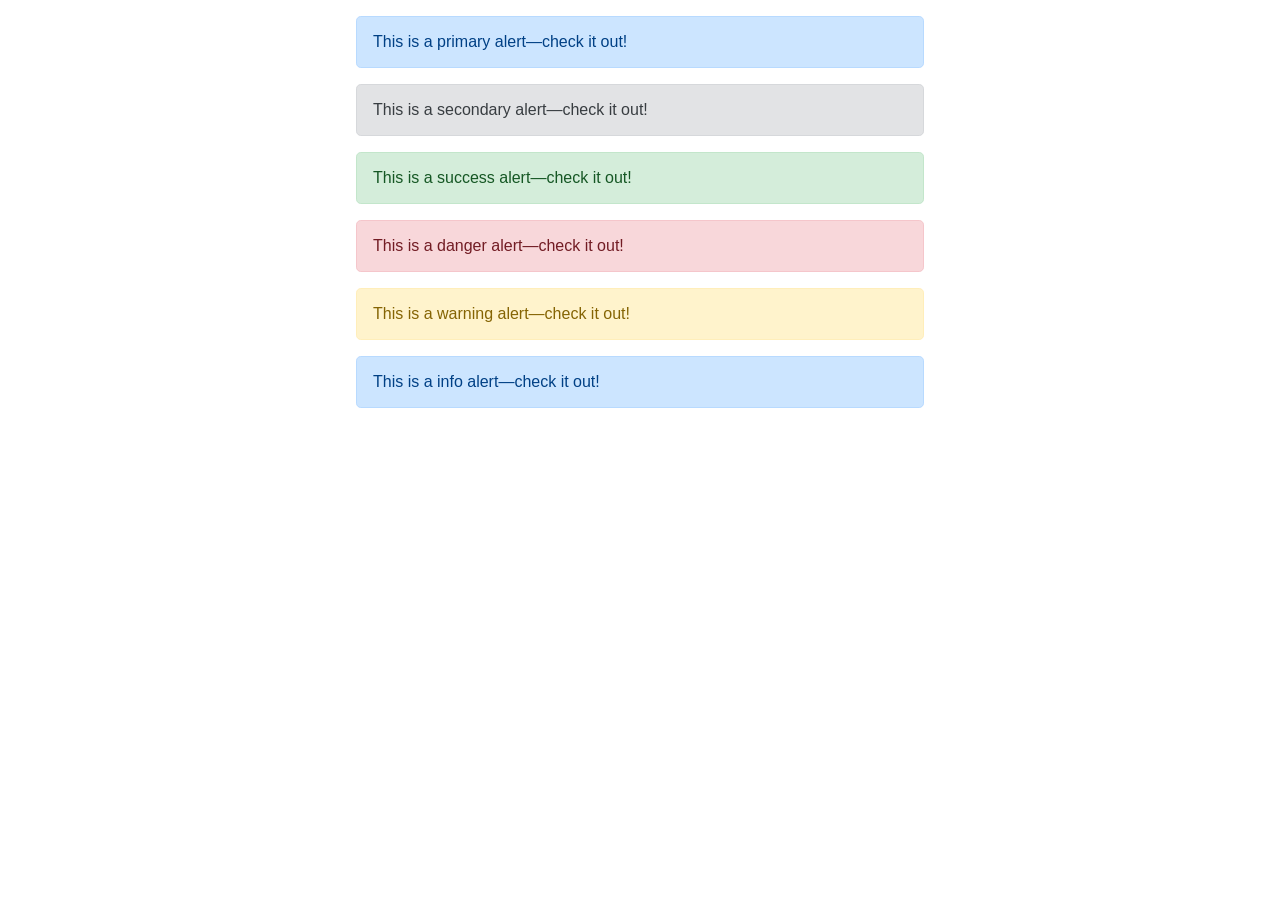
<file: notes/apps-statiques/12-le-modele-des-boites/images/4I8ctUibPvmzvPYr.html>
<!DOCTYPE html>
<html lang="en">
<head>
    <meta charset="UTF-8">
    <meta http-equiv="X-UA-Compatible" content="IE=edge">
    <meta name="viewport" content="width=device-width, initial-scale=1.0">
    <title>Document</title>
    <style>
        :root {
            --containerWidth: 600px;
        }
        body {
            /* FONT */
            font-family: Arial, sans-serif;
        }

/* FRAMEWORK */
        * {
            box-sizing: border-box;
        }

        .container {
          width: 100%;
          max-width: var(--containerWidth);
          margin: auto;
        }

        .alert {
          /* BOX */
          padding: 1em;
          margin: 1em;
          border: 1px solid;
          border-radius: 0.3em;
        }

        .alert-primary {
            background: #CCE5FF;
            color: #004085;
            border-color: #b8daff;
        }

        .alert-secondary {
          background: #E2E3E5;
          border-color: #d6d8db;
          color: #383d41;
        }

        .alert-success {
          background: #D4EDDA;
          border-color: #c3e6cb;
          color: #155724;
        }

        .alert-danger {
          background: #F8D7DA;
          border-color: #f5c6cb;
          color: #721c24;
        }

        .alert-warning {
          background: #FFF3CC;
          border-color: #ffeeba;
          color: #856404;
        }

        .alert-info {
            background: #CCE5FF;
            color: #004085;
            border-color: #b8daff;
        }


    </style>
</head>
<body class="container">
    <div class="alert alert-primary" role="alert">
        This is a primary alert—check it out!
      </div>
      <div class="alert alert-secondary" role="alert">
        This is a secondary alert—check it out!
      </div>
      <div class="alert alert-success" role="alert">
        This is a success alert—check it out!
      </div>
      <div class="alert alert-danger" role="alert">
        This is a danger alert—check it out!
      </div>
      <div class="alert alert-warning" role="alert">
        This is a warning alert—check it out!
      </div>
      <div class="alert alert-info" role="alert">
        This is a info alert—check it out!
      </div>
</body>
</html>
</file>
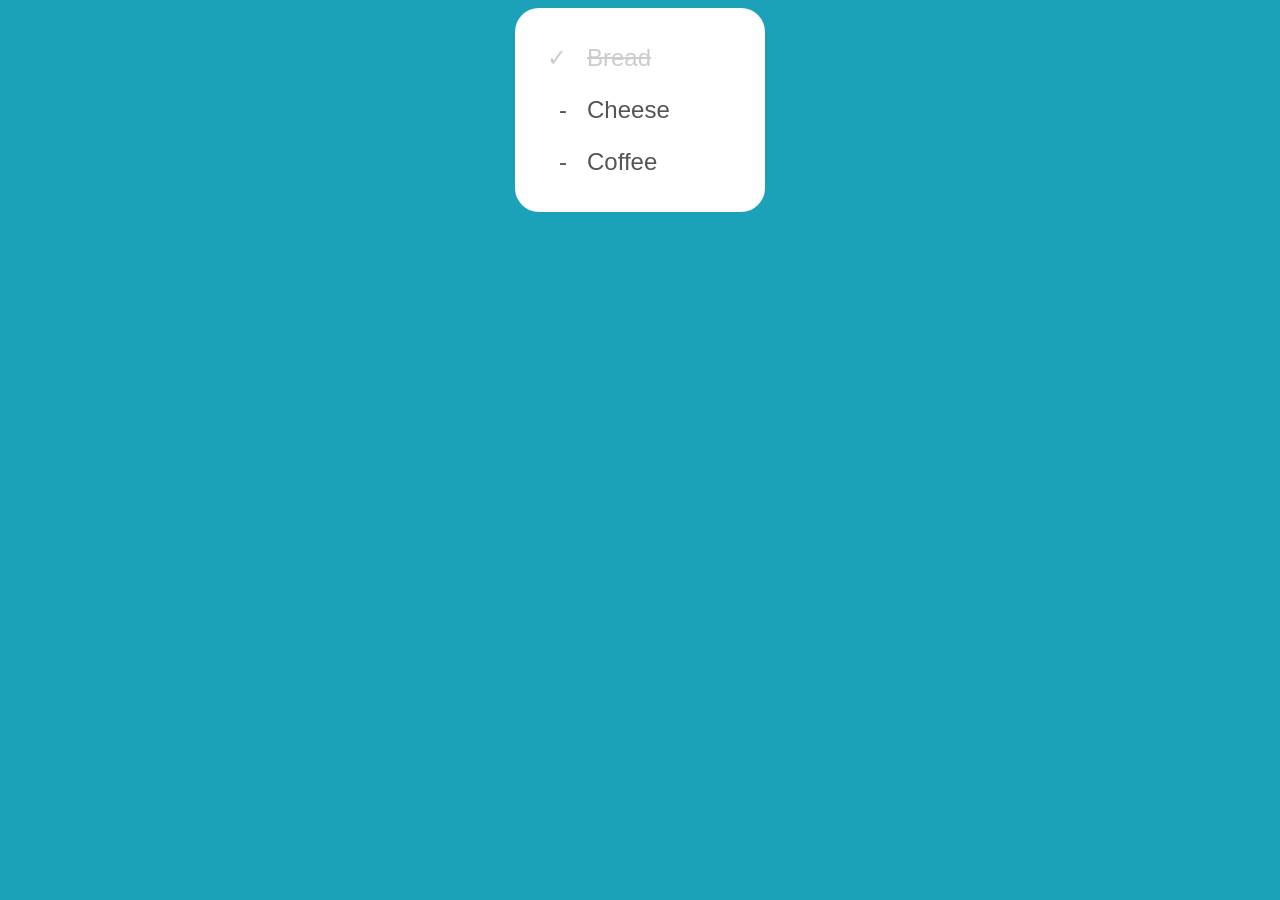
<file: notes/apps-statiques/13-typographie-et-listes/images/Kl6VrX5yQ7xPd0EG.html>
<!DOCTYPE html>
<html lang="en">
  <head>
    <meta charset="UTF-8" />
    <meta http-equiv="X-UA-Compatible" content="IE=edge" />
    <meta name="viewport" content="width=device-width, initial-scale=1.0" />
    <title>Document</title>
    <style>
      * {
        box-sizing: border-box;
      }

      body {
        background: #1ba2b8;
        font-family: "Trebuchet MS", "Lucida Sans Unicode", "Lucida Grande",
          "Lucida Sans", Arial, sans-serif;
        font-size: 1.5em;
        color: #555;
      }

      .tasks-list {
        background: #fff;
        width: 250px;
        margin: auto;
        padding: 1.5em 3em;
        border-radius: 1em;
        list-style: "-   ";
      }
      .task:not(:last-of-type) {
        margin-bottom: 1em;
      }
      .task.done {
        color: #ccc;
        list-style: "✓   ";
        text-decoration: line-through;
      }
    </style>
  </head>

  <body>
    <ul class="tasks-list">
      <li class="task done">Bread</li>
      <li class="task">Cheese</li>
      <li class="task">Coffee</li>
    </ul>
  </body>
</html>
</file>
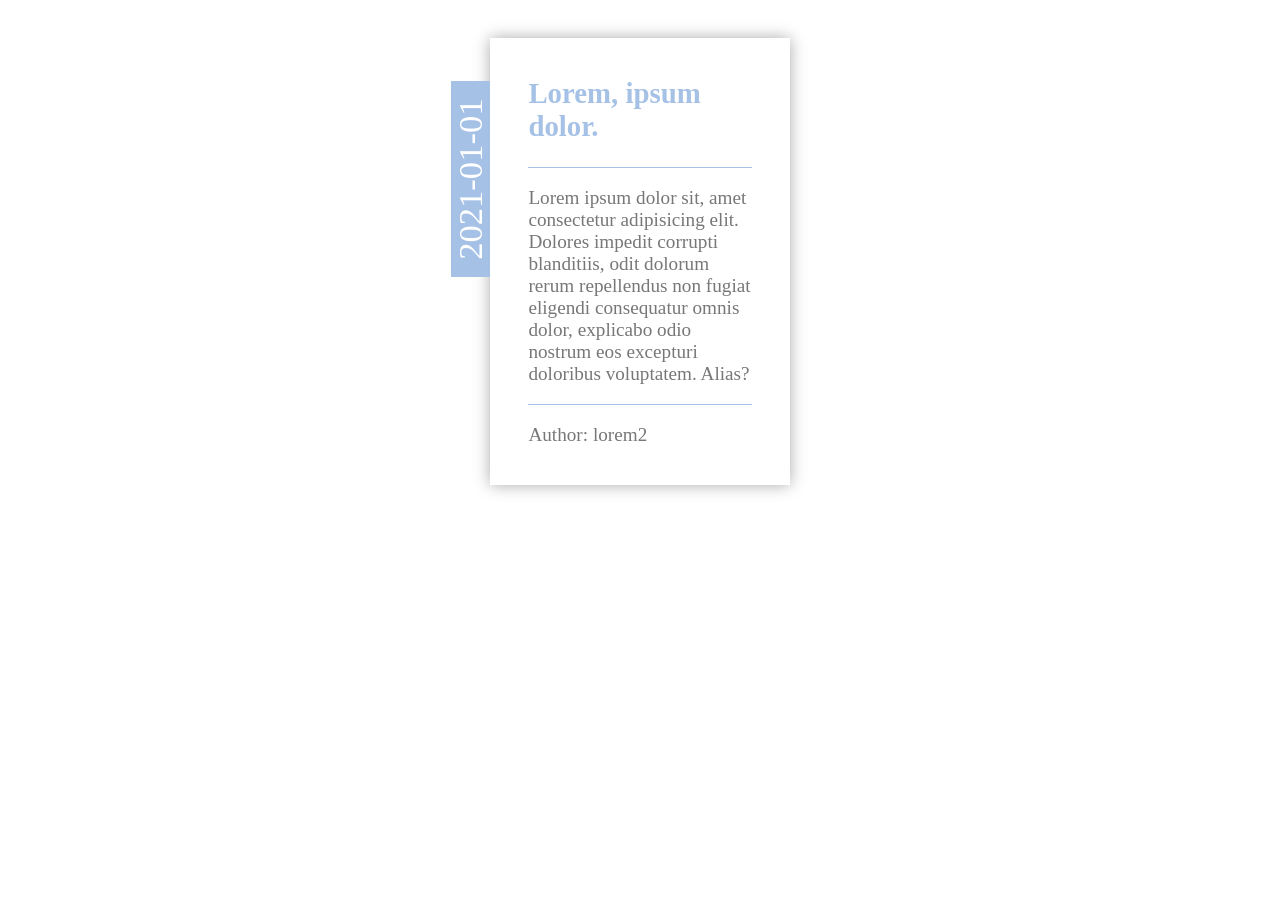
<file: notes/apps-statiques/19-les-transformations-css/images/65PuLBgThtUBtwIi.html>
<!DOCTYPE html>
<html lang="en">
<head>
    <meta charset="UTF-8">
    <meta http-equiv="X-UA-Compatible" content="IE=edge">
    <meta name="viewport" content="width=device-width, initial-scale=1.0">
    <title>Document</title>
    <style>

        * {
            box-sizing: border-box;
        }

        body {
            width: 300px;
            margin: 2em auto;
            color: #777;
            font-family: Cambria, Cochin, Georgia, Times, 'Times New Roman', serif;
            font-size: 1.2em;;
        }

        .card {
            box-shadow: #aaa 0 0 15px;
            padding: 2em;
            position: relative;
        }
        .card-title {
            color: rgb(166, 193, 230);
            margin-top: 0;
        }
        .card-content {
            border-top: rgb(166, 193, 230) 1px solid;
            border-bottom: rgb(166, 193, 230) 1px solid;
            margin: 1em 0;
        }
        .card-published-at {
            position: absolute;
            top: 0;
            left: 0;
            transform: rotate(-90deg) translateX(-200px);
            transform-origin: bottom left;
            font-size: 1.8em;
            background: rgb(166, 193, 230);
            padding: 0em .5em;
            color: #fff;
        }


    </style>
</head>
<body>
    <article class="card">
        <header class="card-header">
            <h1 class="card-title">Lorem, ipsum dolor.</h1>
            <div><time class="card-published-at">2021-01-01</time></div>
        </header>
        <div class="card-content">
            <p>Lorem ipsum dolor sit, amet consectetur adipisicing elit. Dolores impedit corrupti blanditiis, odit dolorum rerum repellendus non fugiat eligendi consequatur omnis dolor, explicabo odio nostrum eos excepturi doloribus voluptatem. Alias?</p>
        </div>
        <footer class="card-footer">
            <div>Author: lorem2</div>
        </footer>
    </article>
</body>
</html>
</file>
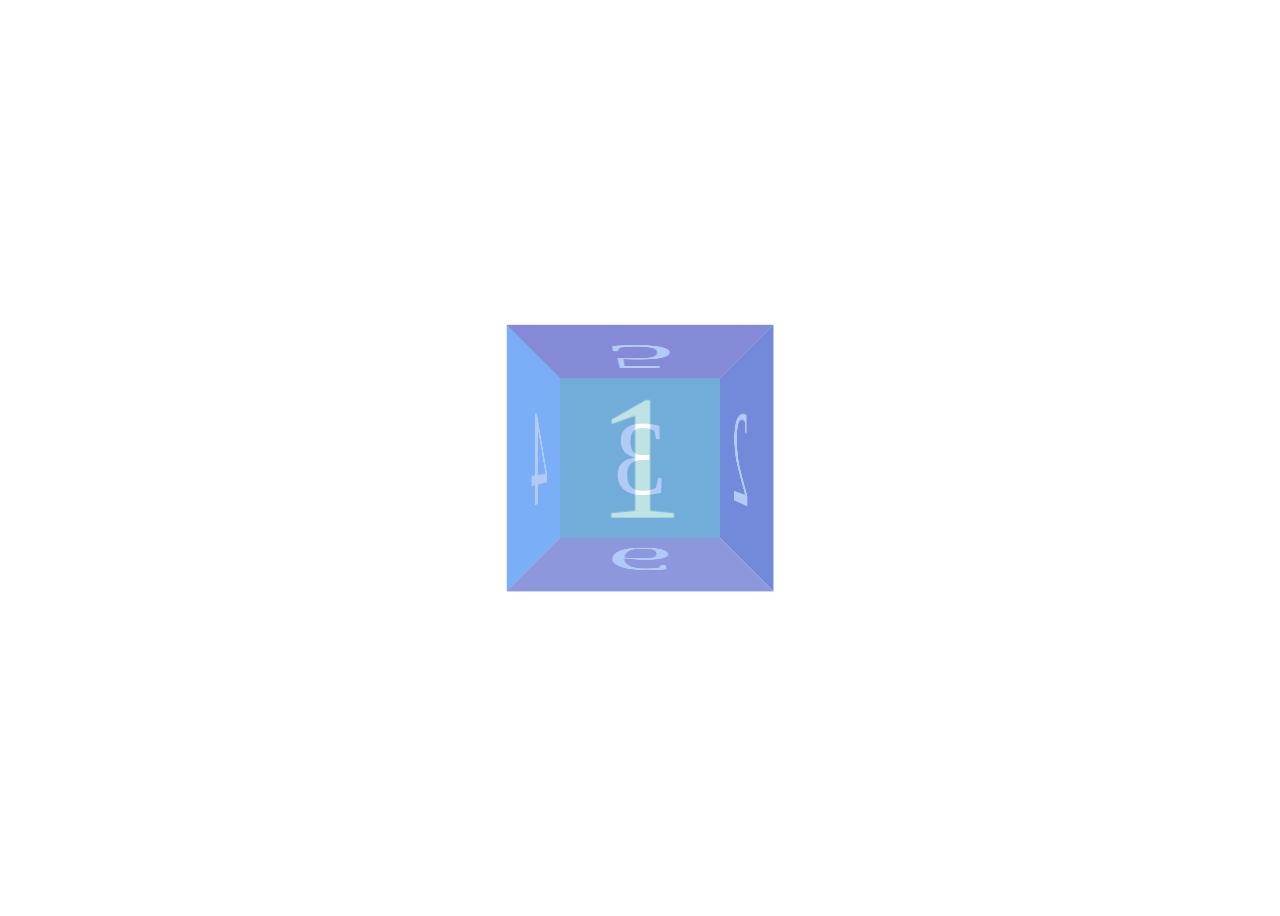
<file: notes/apps-statiques/19-les-transformations-css/images/SnOt5nXF0TWM5WPd.html>
<!DOCTYPE html>
<html lang="en">
<head>
    <meta charset="UTF-8">
    <meta http-equiv="X-UA-Compatible" content="IE=edge">
    <meta name="viewport" content="width=device-width, initial-scale=1.0">
    <title>Document</title>
    <style>

  .cube {
    --cube-cote: 200px;
  }

  * { box-sizing: border-box; }

  body {
    height: 100vh;
    perspective: 25em;
    display: flex;
    justify-content: center;
    align-items: center;
  }

.cube {
  position: relative;
  width:  var(--cube-cote); 
  height: var(--cube-cote);
  font-size: calc(var(--cube-cote) / 1.5);
  color: #fff;
  transform-style: preserve-3d;
}

.cube__face {
  position: absolute;
  width:  var(--cube-cote); 
  height: var(--cube-cote);
  opacity: .5;
  display: flex;
  justify-content: center;
  align-items: center;
}

.cube__face--1 {
  background: cornflowerblue;
  transform: rotateY(0deg) translateZ(calc(var(--cube-cote) / 2));
}
.cube__face--2 {
  background: darkblue;
  transform: rotateY(90deg) translateZ(calc(var(--cube-cote) / 2));
}
.cube__face--3 {
  background: darkcyan;
  transform: rotateY(180deg) translateZ(calc(var(--cube-cote) / 2));
}
.cube__face--4 {
  background: dodgerblue;
  transform: rotateY(270deg) translateZ(calc(var(--cube-cote) / 2));
}
.cube__face--5 {
  background: indigo;
  transform: rotateX(90deg) translateZ(calc(var(--cube-cote) / 2));
}
.cube__face--6 {
  background: rebeccapurple;
  transform: rotateX(-90deg) translateZ(calc(var(--cube-cote) / 2));
}

    </style>
</head>
<body>
  
        <div class="cube">
            <div class="cube__face cube__face--1">1</div>
            <div class="cube__face cube__face--2">2</div>
            <div class="cube__face cube__face--3">3</div>
            <div class="cube__face cube__face--4">4</div>
            <div class="cube__face cube__face--5">5</div>
            <div class="cube__face cube__face--6">6</div>
        </div>
   

</body>
</html>
</file>
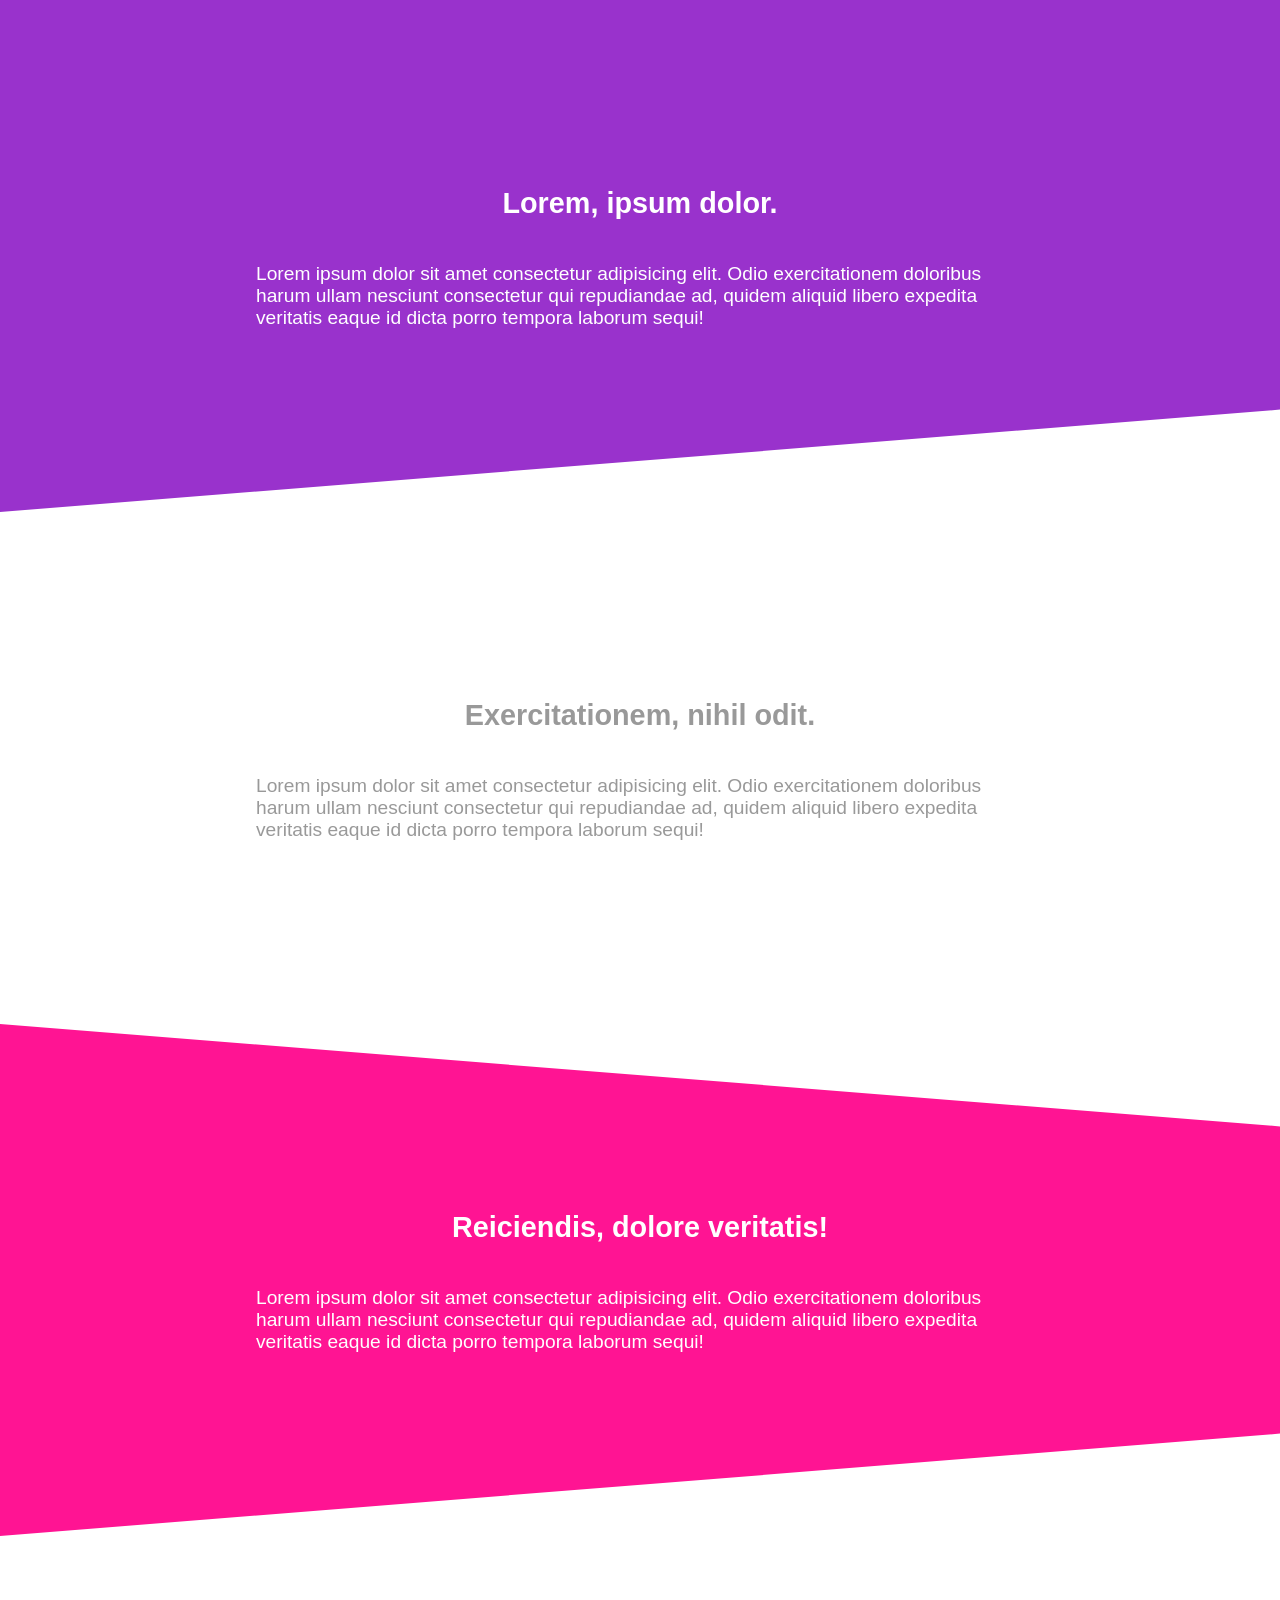
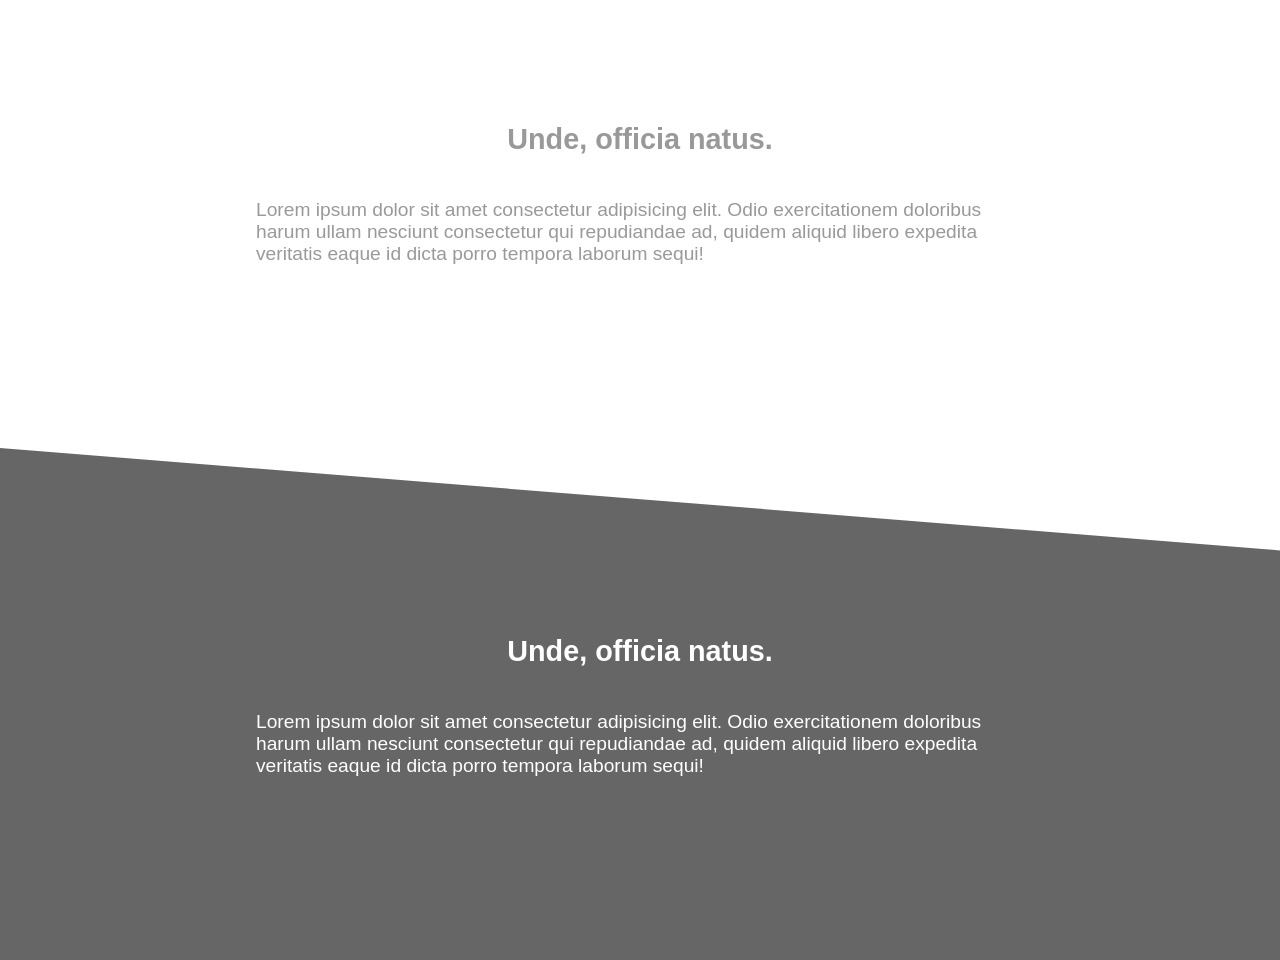
<file: notes/apps-statiques/20-clip-path-filtres-d-images/images/K56GJfTGebzXTYqQ.html>
<!DOCTYPE html>
<html lang="en">
<head>
    <meta charset="UTF-8">
    <meta http-equiv="X-UA-Compatible" content="IE=edge">
    <meta name="viewport" content="width=device-width, initial-scale=1.0">
    <title>Document</title>
    <style>

        * {
            box-sizing: border-box;
        }

        body {
            margin: 0;
            padding: 0;
            height: 100vh;
            color: #999;
        }

        .container {
            width: 100%;
        }

        .section {
            height: 50vh;
            display: flex;
            flex-direction: column;
            justify-content: center;
            align-items: center;
            font-family: 'Lucida Sans', 'Lucida Sans Regular', 'Lucida Grande', 'Lucida Sans Unicode', Geneva, Verdana, sans-serif;
            font-size: 1.2em;
            padding: 20%;
        }

        .section:nth-of-type(1) {
            background: darkorchid;
            color: #fff;
            clip-path: polygon(0 0, 100% 0, 100% 80%, 0% 100%);
        }
        .section:nth-of-type(3) {
            background: deeppink;
            clip-path: polygon(0 0, 100% 20%, 100% 80%, 0 100%);
            color: #fff;
        }
        .section:nth-of-type(5) {
            background: #666;
            clip-path: polygon(0 0, 100% 20%, 100% 100%, 0 100%);
            color: #fff;
        }

    </style>
</head>
<body>
    <div class="container">
        <section class="section">
            <h1>Lorem, ipsum dolor.</h1>
            <p>Lorem ipsum dolor sit amet consectetur adipisicing elit. Odio exercitationem doloribus harum ullam nesciunt consectetur qui repudiandae ad, quidem aliquid libero expedita veritatis eaque id dicta porro tempora laborum sequi!</p>
        </section>
        <section class="section">
            <h1>Exercitationem, nihil odit.</h1>
            <p>Lorem ipsum dolor sit amet consectetur adipisicing elit. Odio exercitationem doloribus harum ullam nesciunt consectetur qui repudiandae ad, quidem aliquid libero expedita veritatis eaque id dicta porro tempora laborum sequi!</p>
        </section>
        <section class="section">
            <h1>Reiciendis, dolore veritatis!</h1>
            <p>Lorem ipsum dolor sit amet consectetur adipisicing elit. Odio exercitationem doloribus harum ullam nesciunt consectetur qui repudiandae ad, quidem aliquid libero expedita veritatis eaque id dicta porro tempora laborum sequi!</p>
        </section>
        <section class="section">
            <h1>Unde, officia natus.</h1>
            <p>Lorem ipsum dolor sit amet consectetur adipisicing elit. Odio exercitationem doloribus harum ullam nesciunt consectetur qui repudiandae ad, quidem aliquid libero expedita veritatis eaque id dicta porro tempora laborum sequi!</p>
        </section>
        <section class="section">
            <h1>Unde, officia natus.</h1>
            <p>Lorem ipsum dolor sit amet consectetur adipisicing elit. Odio exercitationem doloribus harum ullam nesciunt consectetur qui repudiandae ad, quidem aliquid libero expedita veritatis eaque id dicta porro tempora laborum sequi!</p>
        </section>
    </div>
</body>
</html>
</file>
